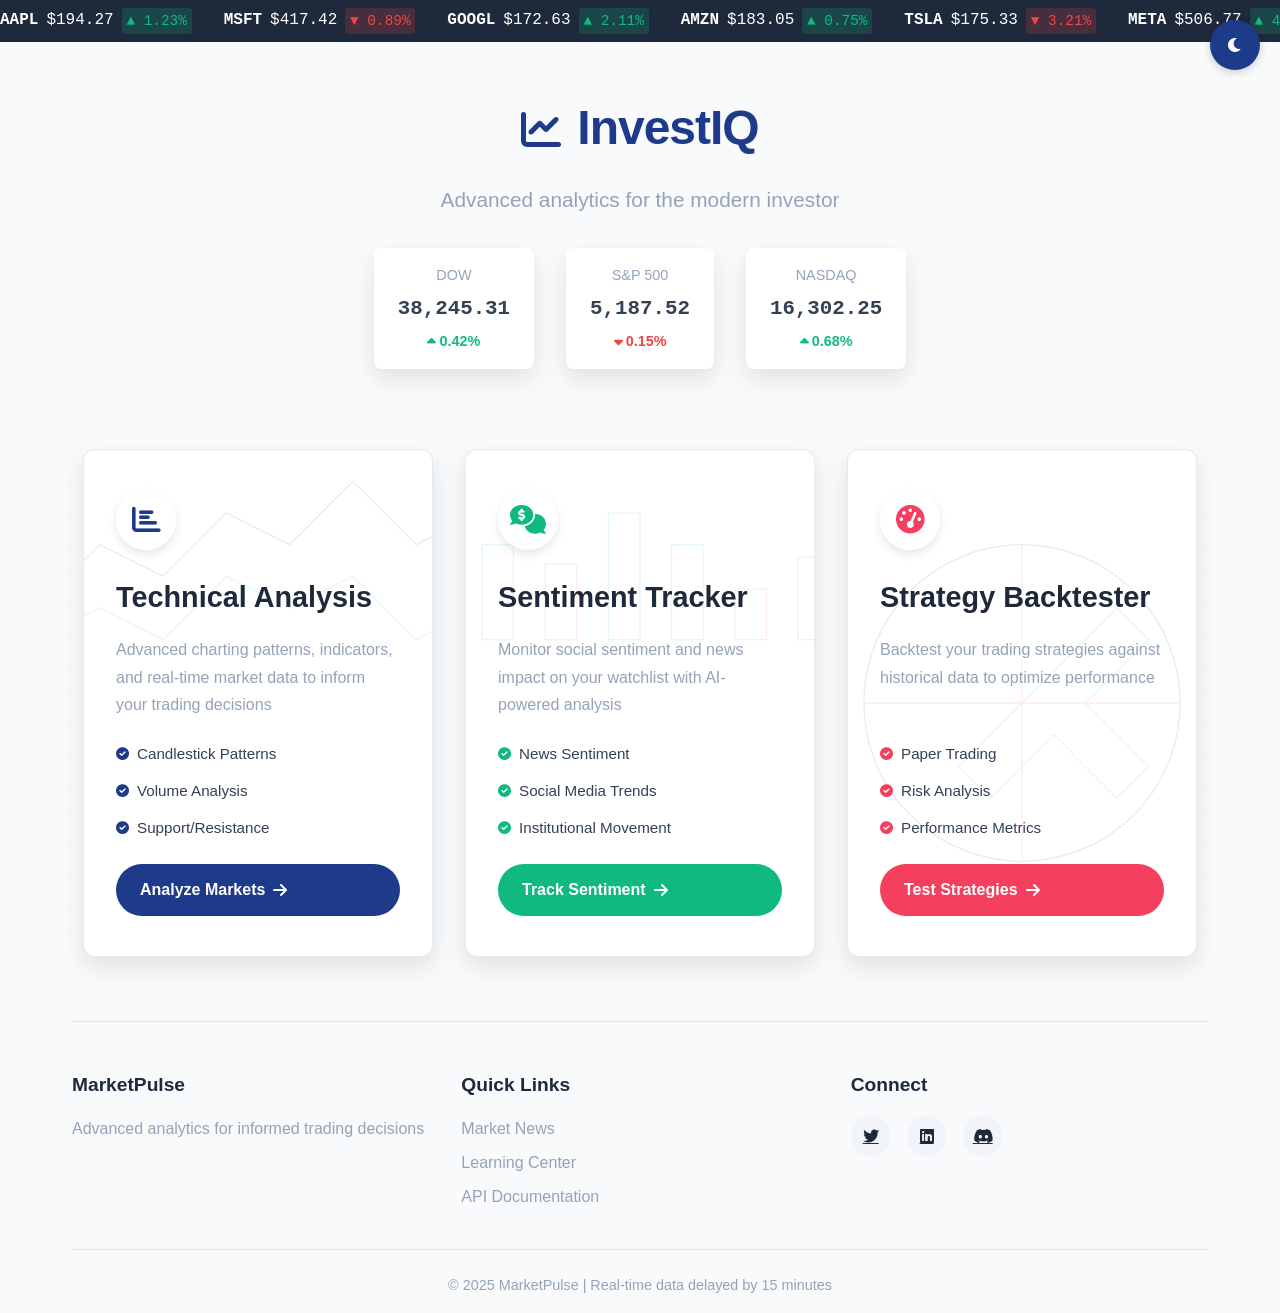
<file: templates/landing.html>
<!DOCTYPE html>
<html lang="en">
<head>
    <meta charset="UTF-8">
    <meta name="viewport" content="width=device-width, initial-scale=1.0">
    <title>InvestIQ | Advanced Stock Analysis Platform</title>
    <link rel="stylesheet" href="/static/landing.css">
    <link rel="stylesheet" href="https://cdnjs.cloudflare.com/ajax/libs/font-awesome/6.0.0/css/all.min.css">
</head>
<body>
    <!-- Theme Toggle Button will be added by JavaScript -->
    
    <div class="market-ticker-container">
        <div class="ticker-tape" id="ticker-tape"></div>
    </div>

    <div class="container">
        <header>
            <div class="logo-container">
                <i class="fas fa-chart-line"></i>
                <h1>InvestIQ</h1>
            </div>
            <p class="tagline">Advanced analytics for the modern investor</p>
            <div class="market-summary">
                <div class="index" id="dow">
                    <span class="index-name">DOW</span>
                    <span class="index-value">38,245.31</span>
                    <span class="index-change up"><i class="fas fa-caret-up"></i> 0.42%</span>
                </div>
                <div class="index" id="sp500">
                    <span class="index-name">S&P 500</span>
                    <span class="index-value">5,187.52</span>
                    <span class="index-change down"><i class="fas fa-caret-down"></i> 0.15%</span>
                </div>
                <div class="index" id="nasdaq">
                    <span class="index-name">NASDAQ</span>
                    <span class="index-value">16,302.25</span>
                    <span class="index-change up"><i class="fas fa-caret-up"></i> 0.68%</span>
                </div>
            </div>
        </header>
        
        <div class="boxes-container">
            <div class="box" id="stock-analysis">
                <div class="chart-overlay"></div>
                <div class="box-content">
                    <div class="box-icon">
                        <i class="fas fa-chart-bar"></i>
                    </div>
                    <h2>Technical Analysis</h2>
                    <p>Advanced charting patterns, indicators, and real-time market data to inform your trading decisions</p>
                    <div class="box-features">
                        <span><i class="fas fa-check-circle"></i> Candlestick Patterns</span>
                        <span><i class="fas fa-check-circle"></i> Volume Analysis</span>
                        <span><i class="fas fa-check-circle"></i> Support/Resistance</span>
                    </div>
                    <a href="http://127.0.0.1:5000" class="btn">
                        Analyze Markets <i class="fas fa-arrow-right"></i>
                    </a>
                </div>
            </div>
            
            <div class="box" id="sentiment-analysis">
                <div class="chart-overlay"></div>
                <div class="box-content">
                    <div class="box-icon">
                        <i class="fas fa-comments-dollar"></i>
                    </div>
                    <h2>Sentiment Tracker</h2>
                    <p>Monitor social sentiment and news impact on your watchlist with AI-powered analysis</p>
                    <div class="box-features">
                        <span><i class="fas fa-check-circle"></i> News Sentiment</span>
                        <span><i class="fas fa-check-circle"></i> Social Media Trends</span>
                        <span><i class="fas fa-check-circle"></i> Institutional Movement</span>
                    </div>
                    <a href="http://127.0.0.1:5002" class="btn">
                        Track Sentiment <i class="fas fa-arrow-right"></i>
                    </a>
                </div>
            </div>
            
            <div class="box" id="test-skills">
                <div class="chart-overlay"></div>
                <div class="box-content">
                    <div class="box-icon">
                        <i class="fas fa-tachometer-alt"></i>
                    </div>
                    <h2>Strategy Backtester</h2>
                    <p>Backtest your trading strategies against historical data to optimize performance</p>
                    <div class="box-features">
                        <span><i class="fas fa-check-circle"></i> Paper Trading</span>
                        <span><i class="fas fa-check-circle"></i> Risk Analysis</span>
                        <span><i class="fas fa-check-circle"></i> Performance Metrics</span>
                    </div>
                    <a href="http://127.0.0.1:5003" class="btn">
                        Test Strategies <i class="fas fa-arrow-right"></i>
                    </a>
                </div>
            </div>
        </div>
        
        <footer>
            <div class="footer-content">
                <div class="footer-section">
                    <h3>MarketPulse</h3>
                    <p>Advanced analytics for informed trading decisions</p>
                </div>
                <div class="footer-section">
                    <h3>Quick Links</h3>
                    <ul>
                        <li><a href="#">Market News</a></li>
                        <li><a href="#">Learning Center</a></li>
                        <li><a href="#">API Documentation</a></li>
                    </ul>
                </div>
                <div class="footer-section">
                    <h3>Connect</h3>
                    <div class="social-icons">
                        <a href="#"><i class="fab fa-twitter"></i></a>
                        <a href="#"><i class="fab fa-linkedin"></i></a>
                        <a href="#"><i class="fab fa-discord"></i></a>
                    </div>
                </div>
            </div>
            <div class="footer-bottom">
                <p>&copy; 2025 MarketPulse | Real-time data delayed by 15 minutes</p>
            </div>
        </footer>
    </div>
    
    <script src="/static/landing.js"></script>
</body>
</html>
</file>
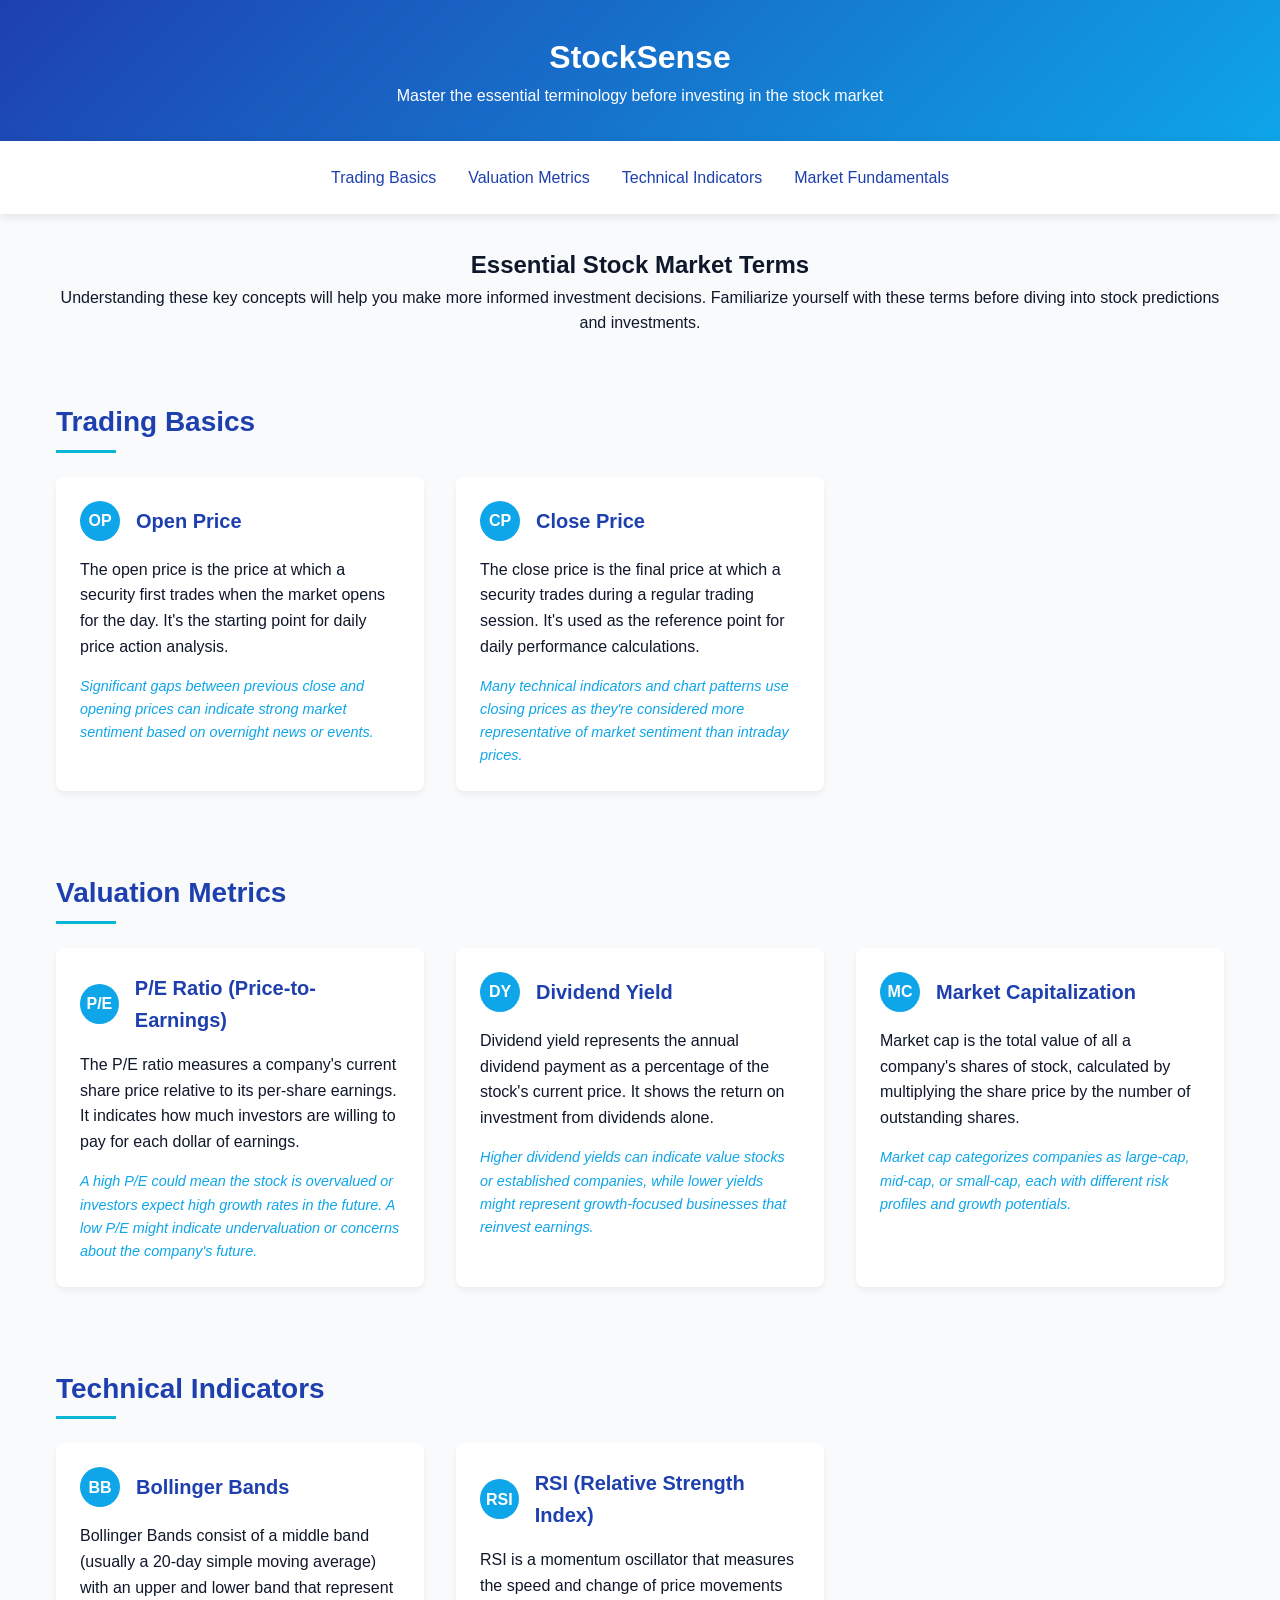
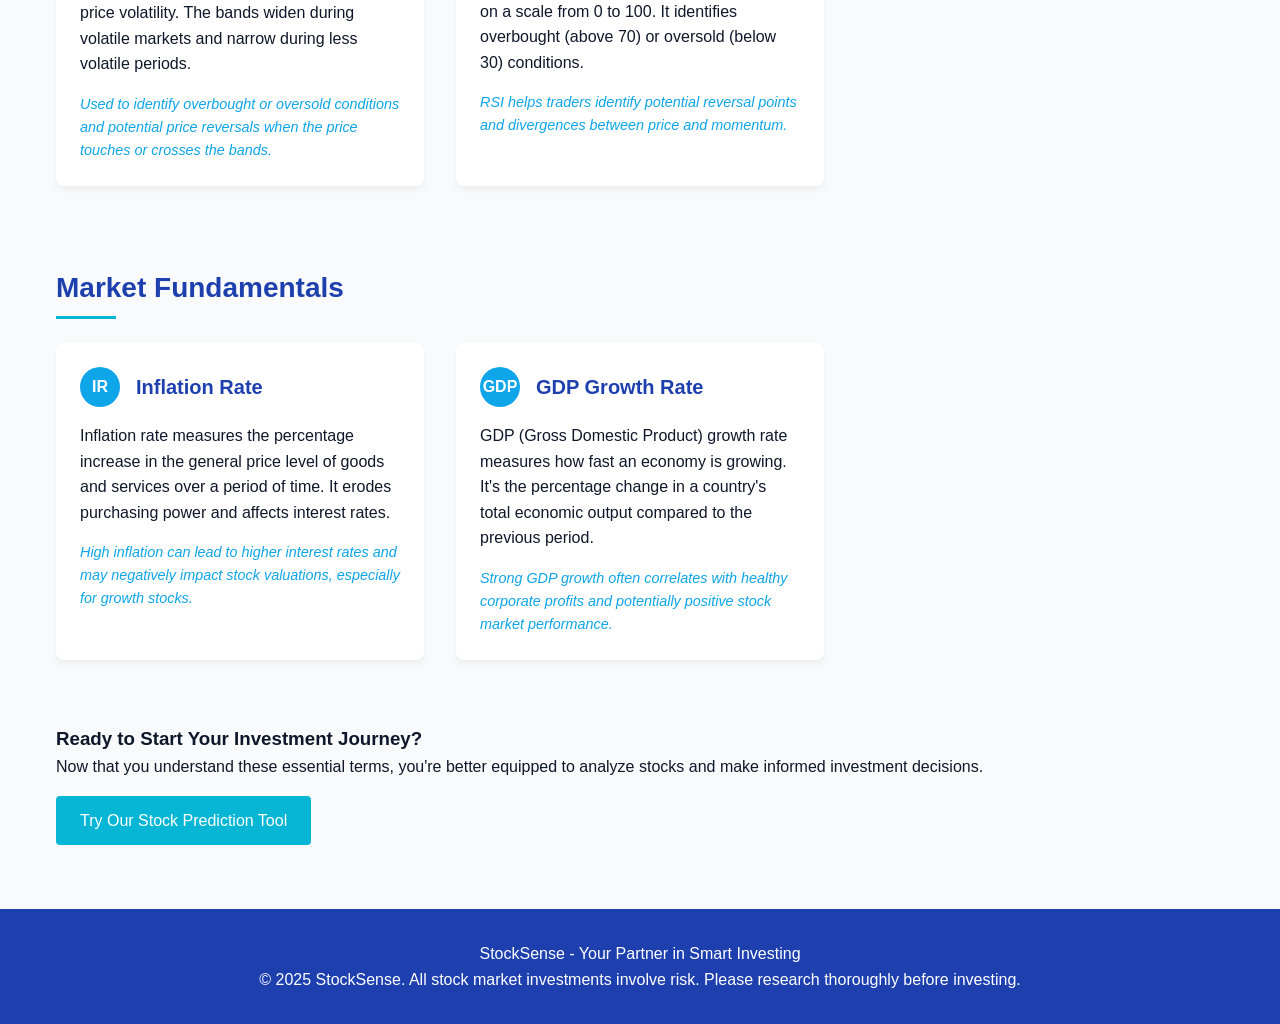
<file: templates/learning.html>
<!DOCTYPE html>
<html lang="en">
<head>
    <meta charset="UTF-8">
    <meta name="viewport" content="width=device-width, initial-scale=1.0">
    <title>StockSense - Essential Stock Market Terms</title>
    <style>
        :root {
            --primary: #1e40af;
            --secondary: #0ea5e9;
            --accent: #06b6d4;
            --background: #f8fafc;
            --text: #0f172a;
            --card-bg: #ffffff;
            --success: #10b981;
            --warning: #f59e0b;
            --danger: #ef4444;
        }
        
        * {
            margin: 0;
            padding: 0;
            box-sizing: border-box;
            font-family: 'Segoe UI', Tahoma, Geneva, Verdana, sans-serif;
            scroll-behavior: smooth;
        }
        
        body {
            background-color: var(--background);
            color: var(--text);
            line-height: 1.6;
        }
        
        header {
            background: linear-gradient(135deg, var(--primary), var(--secondary));
            color: white;
            padding: 2rem 1rem;
            text-align: center;
        }
        
        nav {
            background-color: white;
            box-shadow: 0 2px 10px rgba(0, 0, 0, 0.1);
            padding: 1rem;
            position: sticky;
            top: 0;
            z-index: 100;
        }
        
        nav ul {
            display: flex;
            justify-content: center;
            list-style: none;
            flex-wrap: wrap;
        }
        
        nav li {
            margin: 0.5rem 1rem;
        }
        
        nav a {
            color: var(--primary);
            text-decoration: none;
            font-weight: 500;
            padding: 0.5rem 0;
            border-bottom: 2px solid transparent;
            transition: all 0.3s ease;
            cursor: pointer;
        }
        
        nav a:hover {
            border-bottom: 2px solid var(--accent);
        }
        
        nav a.active {
            border-bottom: 2px solid var(--accent);
            color: var(--accent);
        }
        
        main {
            max-width: 1200px;
            margin: 2rem auto;
            padding: 0 1rem;
        }
        
        .intro {
            text-align: center;
            margin-bottom: 3rem;
        }
        
        .term-section {
            margin-bottom: 4rem;
            padding-top: 1rem;
        }
        
        .term-section h3 {
            margin-bottom: 1.5rem;
            color: var(--primary);
            font-size: 1.75rem;
            position: relative;
            padding-bottom: 0.5rem;
        }
        
        .term-section h3::after {
            content: '';
            position: absolute;
            left: 0;
            bottom: 0;
            height: 3px;
            width: 60px;
            background-color: var(--accent);
        }
        
        .term-grid {
            display: grid;
            grid-template-columns: repeat(auto-fill, minmax(350px, 1fr));
            gap: 2rem;
        }
        
        .term-card {
            background-color: var(--card-bg);
            border-radius: 8px;
            box-shadow: 0 4px 6px rgba(0, 0, 0, 0.05);
            padding: 1.5rem;
            transition: transform 0.3s ease, box-shadow 0.3s ease;
        }
        
        .term-card:hover {
            transform: translateY(-5px);
            box-shadow: 0 10px 15px rgba(0, 0, 0, 0.1);
        }
        
        .term-header {
            display: flex;
            align-items: center;
            margin-bottom: 1rem;
        }
        
        .term-icon {
            width: 40px;
            height: 40px;
            background-color: var(--secondary);
            border-radius: 50%;
            display: flex;
            align-items: center;
            justify-content: center;
            margin-right: 1rem;
            color: white;
            font-weight: bold;
        }
        
        .term-title {
            color: var(--primary);
            font-size: 1.25rem;
            font-weight: 600;
        }
        
        .term-description {
            color: var(--text);
            margin-bottom: 1rem;
        }
        
        .term-importance {
            font-style: italic;
            color: var(--secondary);
            font-size: 0.9rem;
        }
        
        .section-container {
            opacity: 0;
            transform: translateY(20px);
            transition: opacity 0.5s ease, transform 0.5s ease;
        }
        
        .section-container.visible {
            opacity: 1;
            transform: translateY(0);
        }
        
        footer {
            background-color: var(--primary);
            color: white;
            text-align: center;
            padding: 2rem 1rem;
            margin-top: 4rem;
        }
        
        .cta-button {
            display: inline-block;
            background-color: var(--accent);
            color: white;
            padding: 0.75rem 1.5rem;
            border-radius: 4px;
            text-decoration: none;
            font-weight: 500;
            margin-top: 1rem;
            transition: background-color 0.3s ease;
        }
        
        .cta-button:hover {
            background-color: var(--secondary);
        }
        
        .back-to-top {
            position: fixed;
            bottom: 20px;
            right: 20px;
            background-color: var(--primary);
            color: white;
            width: 40px;
            height: 40px;
            border-radius: 50%;
            display: flex;
            justify-content: center;
            align-items: center;
            text-decoration: none;
            opacity: 0;
            pointer-events: none;
            transition: opacity 0.3s ease;
        }
        
        .back-to-top.visible {
            opacity: 1;
            pointer-events: auto;
        }
        
        @media (max-width: 768px) {
            .term-grid {
                grid-template-columns: 1fr;
            }
        }
    </style>
</head>
<body>
    <header>
        <h1>StockSense</h1>
        <p>Master the essential terminology before investing in the stock market</p>
    </header>
    
    <nav id="main-nav">
        <ul>
            <li><a href="#trading" class="nav-link" data-section="trading">Trading Basics</a></li>
            <li><a href="#valuation" class="nav-link" data-section="valuation">Valuation Metrics</a></li>
            <li><a href="#technical" class="nav-link" data-section="technical">Technical Indicators</a></li>
            <li><a href="#market" class="nav-link" data-section="market">Market Fundamentals</a></li>
        </ul>
    </nav>
    
    <main>
        <section class="intro">
            <h2>Essential Stock Market Terms</h2>
            <p>Understanding these key concepts will help you make more informed investment decisions. Familiarize yourself with these terms before diving into stock predictions and investments.</p>
        </section>
        
        <section id="trading" class="term-section">
            <div class="section-container">
                <h3>Trading Basics</h3>
                <div class="term-grid">
                    <div class="term-card">
                        <div class="term-header">
                            <div class="term-icon">OP</div>
                            <h4 class="term-title">Open Price</h4>
                        </div>
                        <p class="term-description">The open price is the price at which a security first trades when the market opens for the day. It's the starting point for daily price action analysis.</p>
                        <p class="term-importance">Significant gaps between previous close and opening prices can indicate strong market sentiment based on overnight news or events.</p>
                    </div>
                    
                    <div class="term-card">
                        <div class="term-header">
                            <div class="term-icon">CP</div>
                            <h4 class="term-title">Close Price</h4>
                        </div>
                        <p class="term-description">The close price is the final price at which a security trades during a regular trading session. It's used as the reference point for daily performance calculations.</p>
                        <p class="term-importance">Many technical indicators and chart patterns use closing prices as they're considered more representative of market sentiment than intraday prices.</p>
                    </div>
                </div>
            </div>
        </section>
        
        <section id="valuation" class="term-section">
            <div class="section-container">
                <h3>Valuation Metrics</h3>
                <div class="term-grid">
                    <div class="term-card">
                        <div class="term-header">
                            <div class="term-icon">P/E</div>
                            <h4 class="term-title">P/E Ratio (Price-to-Earnings)</h4>
                        </div>
                        <p class="term-description">The P/E ratio measures a company's current share price relative to its per-share earnings. It indicates how much investors are willing to pay for each dollar of earnings.</p>
                        <p class="term-importance">A high P/E could mean the stock is overvalued or investors expect high growth rates in the future. A low P/E might indicate undervaluation or concerns about the company's future.</p>
                    </div>
                    
                    <div class="term-card">
                        <div class="term-header">
                            <div class="term-icon">DY</div>
                            <h4 class="term-title">Dividend Yield</h4>
                        </div>
                        <p class="term-description">Dividend yield represents the annual dividend payment as a percentage of the stock's current price. It shows the return on investment from dividends alone.</p>
                        <p class="term-importance">Higher dividend yields can indicate value stocks or established companies, while lower yields might represent growth-focused businesses that reinvest earnings.</p>
                    </div>
                    
                    <div class="term-card">
                        <div class="term-header">
                            <div class="term-icon">MC</div>
                            <h4 class="term-title">Market Capitalization</h4>
                        </div>
                        <p class="term-description">Market cap is the total value of all a company's shares of stock, calculated by multiplying the share price by the number of outstanding shares.</p>
                        <p class="term-importance">Market cap categorizes companies as large-cap, mid-cap, or small-cap, each with different risk profiles and growth potentials.</p>
                    </div>
                </div>
            </div>
        </section>
        
        <section id="technical" class="term-section">
            <div class="section-container">
                <h3>Technical Indicators</h3>
                <div class="term-grid">
                    <div class="term-card">
                        <div class="term-header">
                            <div class="term-icon">BB</div>
                            <h4 class="term-title">Bollinger Bands</h4>
                        </div>
                        <p class="term-description">Bollinger Bands consist of a middle band (usually a 20-day simple moving average) with an upper and lower band that represent price volatility. The bands widen during volatile markets and narrow during less volatile periods.</p>
                        <p class="term-importance">Used to identify overbought or oversold conditions and potential price reversals when the price touches or crosses the bands.</p>
                    </div>
                    
                    <div class="term-card">
                        <div class="term-header">
                            <div class="term-icon">RSI</div>
                            <h4 class="term-title">RSI (Relative Strength Index)</h4>
                        </div>
                        <p class="term-description">RSI is a momentum oscillator that measures the speed and change of price movements on a scale from 0 to 100. It identifies overbought (above 70) or oversold (below 30) conditions.</p>
                        <p class="term-importance">RSI helps traders identify potential reversal points and divergences between price and momentum.</p>
                    </div>
                </div>
            </div>
        </section>
        
        <section id="market" class="term-section">
            <div class="section-container">
                <h3>Market Fundamentals</h3>
                <div class="term-grid">
                    <div class="term-card">
                        <div class="term-header">
                            <div class="term-icon">IR</div>
                            <h4 class="term-title">Inflation Rate</h4>
                        </div>
                        <p class="term-description">Inflation rate measures the percentage increase in the general price level of goods and services over a period of time. It erodes purchasing power and affects interest rates.</p>
                        <p class="term-importance">High inflation can lead to higher interest rates and may negatively impact stock valuations, especially for growth stocks.</p>
                    </div>
                    
                    <div class="term-card">
                        <div class="term-header">
                            <div class="term-icon">GDP</div>
                            <h4 class="term-title">GDP Growth Rate</h4>
                        </div>
                        <p class="term-description">GDP (Gross Domestic Product) growth rate measures how fast an economy is growing. It's the percentage change in a country's total economic output compared to the previous period.</p>
                        <p class="term-importance">Strong GDP growth often correlates with healthy corporate profits and potentially positive stock market performance.</p>
                    </div>
                </div>
            </div>
        </section>
        
        <section class="cta">
            <h3>Ready to Start Your Investment Journey?</h3>
            <p>Now that you understand these essential terms, you're better equipped to analyze stocks and make informed investment decisions.</p>
            <a href="landing.html" class="cta-button">Try Our Stock Prediction Tool</a>
        </section>
    </main>
    
    <a href="#" class="back-to-top" id="back-to-top">↑</a>
    
    <footer>
        <p>StockSense - Your Partner in Smart Investing</p>
        <p>© 2025 StockSense. All stock market investments involve risk. Please research thoroughly before investing.</p>
    </footer>

    <script>
        document.addEventListener('DOMContentLoaded', function() {
            // Get all sections and nav links
            const sections = document.querySelectorAll('.term-section');
            const navLinks = document.querySelectorAll('.nav-link');
            const backToTop = document.getElementById('back-to-top');
            
            // Show back to top button when scrolling down
            window.addEventListener('scroll', function() {
                if (window.scrollY > 300) {
                    backToTop.classList.add('visible');
                } else {
                    backToTop.classList.remove('visible');
                }
                
                // Check which section is in view for active nav highlighting
                let current = '';
                
                sections.forEach(section => {
                    const sectionTop = section.offsetTop - 100;
                    const sectionHeight = section.clientHeight;
                    if (window.scrollY >= sectionTop && window.scrollY < sectionTop + sectionHeight) {
                        current = section.getAttribute('id');
                    }
                });
                
                navLinks.forEach(link => {
                    link.classList.remove('active');
                    if (link.getAttribute('data-section') === current) {
                        link.classList.add('active');
                    }
                });
                
                // Check which sections are visible for animation
                sections.forEach(section => {
                    const sectionContainer = section.querySelector('.section-container');
                    const sectionTop = section.offsetTop;
                    const sectionBottom = sectionTop + section.clientHeight;
                    const windowBottom = window.scrollY + window.innerHeight;
                    
                    if (windowBottom > sectionTop && window.scrollY < sectionBottom) {
                        sectionContainer.classList.add('visible');
                    }
                });
            });
            
            // Back to top functionality
            backToTop.addEventListener('click', function(e) {
                e.preventDefault();
                window.scrollTo({
                    top: 0,
                    behavior: 'smooth'
                });
            });
            
            // Add click event listeners to nav links
            navLinks.forEach(link => {
                link.addEventListener('click', function(e) {
                    e.preventDefault();
                    const sectionId = this.getAttribute('data-section');
                    const section = document.getElementById(sectionId);
                    
                    // Scroll to section
                    window.scrollTo({
                        top: section.offsetTop - 70,
                        behavior: 'smooth'
                    });
                    
                    // Update active link
                    navLinks.forEach(link => link.classList.remove('active'));
                    this.classList.add('active');
                });
            });
            
            // Initialize - show first section (Trading Basics) by default
            document.querySelector('#trading .section-container').classList.add('visible');
            document.querySelector('a[data-section="trading"]').classList.add('active');
        });
    </script>
</body>
</html>
</file>
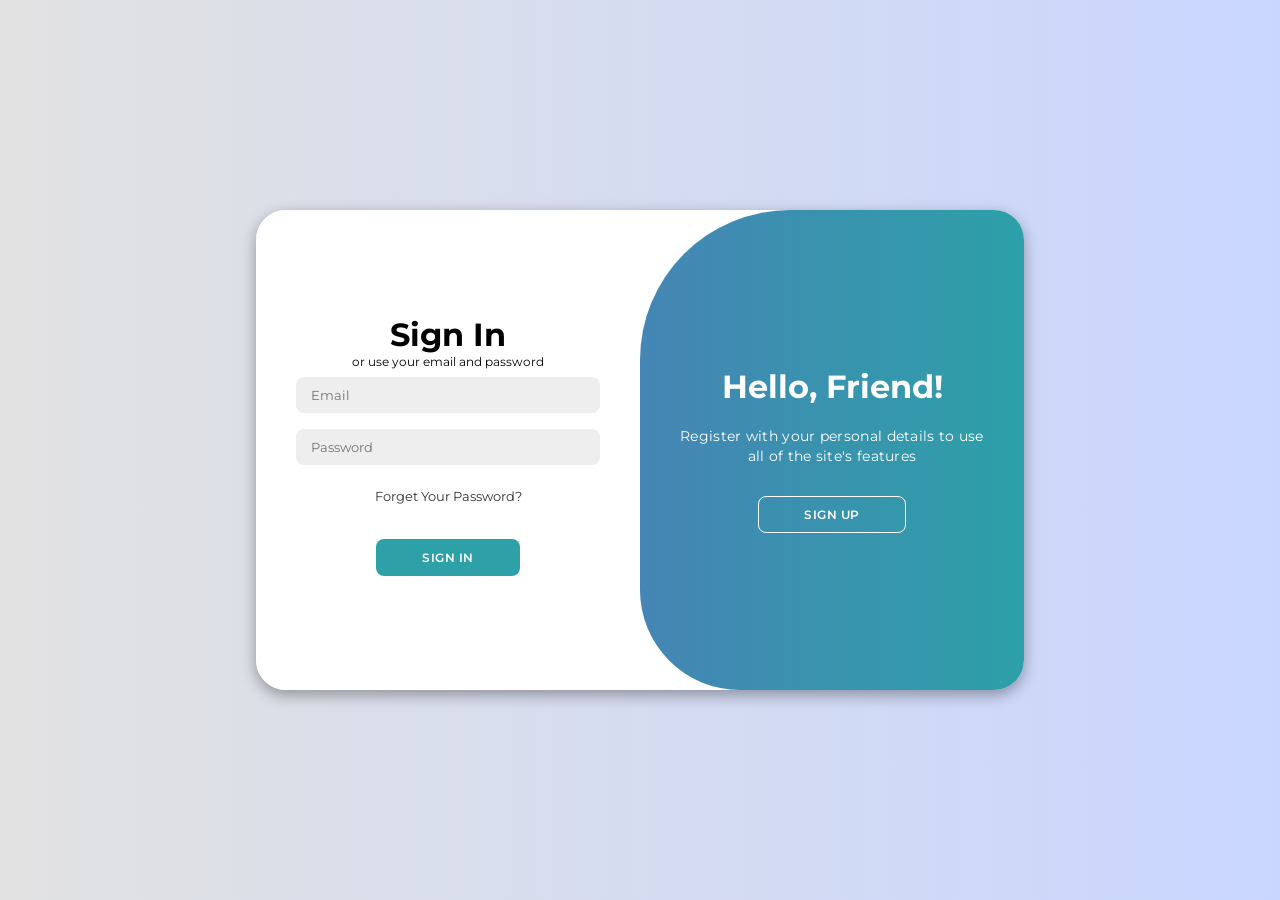
<file: templates/login.html>
<!DOCTYPE html>
<html lang="en">
  <head>
    <meta charset="UTF-8" />
    <meta name="viewport" content="width=device-width, initial-scale=1.0" />
    <link
      rel="stylesheet"
      href="https://cdnjs.cloudflare.com/ajax/libs/font-awesome/6.4.2/css/all.min.css"
    />
    <link rel="stylesheet" href="/static/style.css" />
    <title>Login Page | Caged coder</title>
  </head>

  <body>
    <div class="container" id="container">
      <div class="form-container sign-up">
        <form action="http://localhost:5001/register" method="POST">
          <h1>Create Account</h1>
          <span>or use your email for registration</span>
          <input type="text" name="name" placeholder="Name" required />
          <input type="email" name="email" placeholder="Email" required />
          <input type="number" name="age" placeholder="Age" required />
          <div class="gender-box">
            <label><input type="radio" name="gender" value="male" required /> Male</label>
            <label><input type="radio" name="gender" value="female" required /> Female</label>
            <label><input type="radio" name="gender" value="other" required /> Other</label>
          </div>
          <input type="password" name="password" placeholder="Password" required />
          <button type="submit">Sign Up</button>
        </form>
      </div>
      <div class="form-container sign-in">
        <form action="http://localhost:5001/login" method="POST">
          <h1>Sign In</h1>
          <span>or use your email and password</span>
          <input type="email" name="email" placeholder="Email" required />
          <input type="password" name="password" placeholder="Password" required />
          <a href="#">Forget Your Password?</a>
          <!-- MODIFIED: Changed the href to point to index.html (the stock market landing page) -->
          <a href="http://127.0.0.1:5501/templates/landing.html">
            <button type="button">Sign In</button>
          </a>          
        </form>
      </div>
      <div class="toggle-container">
        <div class="toggle">
          <div class="toggle-panel toggle-left">
            <h1>Welcome Back!</h1>
            <p>Enter your personal details to use all of the site's features</p>
            <button class="hidden" id="login">Sign In</button>
          </div>
          <div class="toggle-panel toggle-right">
            <h1>Hello, Friend!</h1>
            <p>
              Register with your personal details to use all of the site's features
            </p>
            <button class="hidden" id="register">Sign Up</button>
          </div>
        </div>
      </div>
    </div>

    <script src="/static/script.js"></script>
  </body>
</html>
</file>
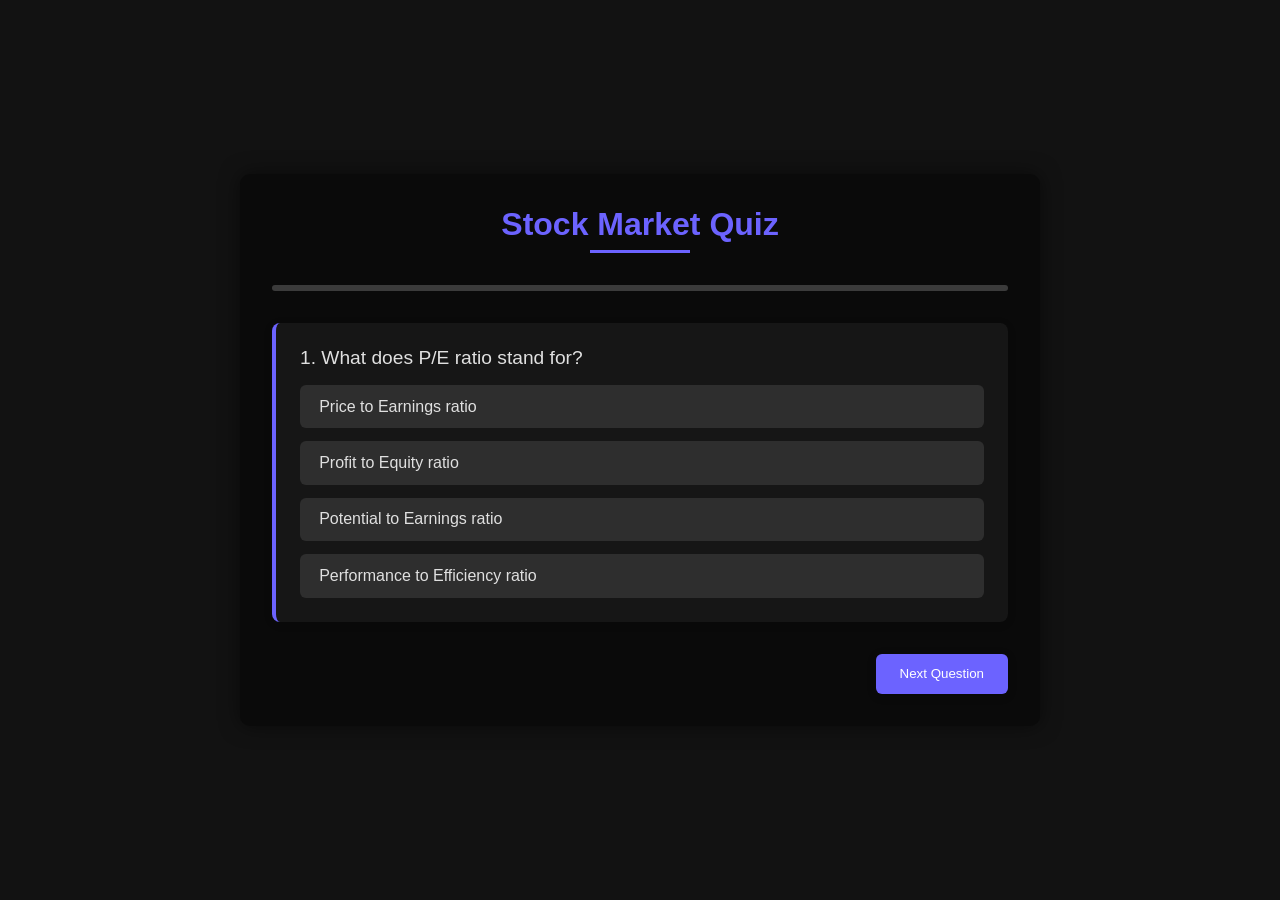
<file: templates/quiz.html>
<!DOCTYPE html>
<html lang="en">
<head>
    <meta charset="UTF-8">
    <meta name="viewport" content="width=device-width, initial-scale=1.0">
    <title>Stock Market Quiz</title>
    <style>
        :root {
            --primary: #6C63FF;
            --secondary: #4CAF50;
            --dark: #121212;
            --darker: #0a0a0a;
            --light: #e0e0e0;
            --correct: #4CAF50;
            --wrong: #F44336;
        }
        
        * {
            margin: 0;
            padding: 0;
            box-sizing: border-box;
            font-family: 'Segoe UI', Tahoma, Geneva, Verdana, sans-serif;
        }
        
        body {
            background-color: var(--dark);
            color: var(--light);
            min-height: 100vh;
            display: flex;
            flex-direction: column;
            align-items: center;
            justify-content: center;
            overflow-x: hidden;
        }
        
        .container {
            width: 90%;
            max-width: 800px;
            margin: 0 auto;
            padding: 2rem;
            background-color: var(--darker);
            border-radius: 10px;
            box-shadow: 0 0 20px rgba(0, 0, 0, 0.5);
            position: relative;
            overflow: hidden;
            opacity: 0;
            transform: translateY(20px);
            animation: fadeIn 1s forwards;
        }
        
        @keyframes fadeIn {
            to {
                opacity: 1;
                transform: translateY(0);
            }
        }
        
        h1 {
            text-align: center;
            margin-bottom: 2rem;
            color: var(--primary);
            position: relative;
            padding-bottom: 10px;
        }
        
        h1::after {
            content: '';
            position: absolute;
            bottom: 0;
            left: 50%;
            transform: translateX(-50%);
            width: 0;
            height: 3px;
            background-color: var(--primary);
            animation: lineGrow 1.5s forwards;
        }
        
        @keyframes lineGrow {
            to {
                width: 100px;
            }
        }
        
        .quiz-container {
            display: flex;
            flex-direction: column;
            gap: 1.5rem;
        }
        
        .question-container {
            background-color: rgba(255, 255, 255, 0.05);
            padding: 1.5rem;
            border-radius: 8px;
            border-left: 4px solid var(--primary);
            box-shadow: 0 2px 10px rgba(0, 0, 0, 0.1);
            opacity: 0;
            transform: translateX(-20px);
            animation: slideIn 0.5s forwards;
        }
        
        @keyframes slideIn {
            to {
                opacity: 1;
                transform: translateX(0);
            }
        }
        
        .question {
            font-size: 1.2rem;
            margin-bottom: 1rem;
            font-weight: 500;
        }
        
        .options {
            display: flex;
            flex-direction: column;
            gap: 0.8rem;
        }
        
        .option {
            padding: 0.8rem 1.2rem;
            background-color: rgba(255, 255, 255, 0.1);
            border-radius: 6px;
            cursor: pointer;
            transition: all 0.3s ease;
            position: relative;
            overflow: hidden;
        }
        
        .option:hover {
            background-color: rgba(255, 255, 255, 0.15);
            transform: translateY(-2px);
            box-shadow: 0 4px 12px rgba(0, 0, 0, 0.1);
        }
        
        .option.selected {
            background-color: var(--primary);
            color: white;
        }
        
        .option.correct {
            background-color: var(--correct);
            color: white;
        }
        
        .option.wrong {
            background-color: var(--wrong);
            color: white;
        }
        
        .buttons {
            display: flex;
            justify-content: flex-end;
            margin-top: 2rem;
            gap: 1rem;
        }
        
        button {
            padding: 0.8rem 1.5rem;
            background-color: var(--primary);
            color: white;
            border: none;
            border-radius: 6px;
            cursor: pointer;
            font-weight: 500;
            transition: all 0.3s ease;
            box-shadow: 0 2px 10px rgba(0, 0, 0, 0.2);
            position: relative;
            overflow: hidden;
        }
        
        button:hover {
            background-color: #5a52e0;
            transform: translateY(-2px);
            box-shadow: 0 4px 15px rgba(0, 0, 0, 0.3);
        }
        
        button:active {
            transform: translateY(0);
        }
        
        button::after {
            content: '';
            position: absolute;
            top: 50%;
            left: 50%;
            width: 5px;
            height: 5px;
            background: rgba(255, 255, 255, 0.5);
            opacity: 0;
            border-radius: 100%;
            transform: scale(1, 1) translate(-50%);
            transform-origin: 50% 50%;
        }
        
        button:focus:not(:active)::after {
            animation: ripple 1s ease-out;
        }
        
        @keyframes ripple {
            0% {
                transform: scale(0, 0);
                opacity: 0.5;
            }
            100% {
                transform: scale(20, 20);
                opacity: 0;
            }
        }
        
        .progress-container {
            width: 100%;
            height: 6px;
            background-color: rgba(255, 255, 255, 0.2);
            border-radius: 3px;
            margin-bottom: 2rem;
            overflow: hidden;
        }
        
        .progress-bar {
            height: 100%;
            background-color: var(--primary);
            border-radius: 3px;
            width: 0;
            transition: width 0.5s ease;
        }
        
        .result-container {
            text-align: center;
            display: none;
        }
        
        .score {
            font-size: 5rem;
            font-weight: bold;
            color: var(--primary);
            text-shadow: 0 0 10px rgba(108, 99, 255, 0.5);
            margin-bottom: 1rem;
            opacity: 0;
            transform: scale(0.5);
            animation: scoreReveal 1s forwards;
        }
        
        @keyframes scoreReveal {
            to {
                opacity: 1;
                transform: scale(1);
            }
        }
        
        .result-message {
            font-size: 1.5rem;
            margin-bottom: 2rem;
        }
        
        .sparkles {
            position: absolute;
            width: 100%;
            height: 100%;
            top: 0;
            left: 0;
            pointer-events: none;
        }
        
        .sparkle {
            position: absolute;
            width: 10px;
            height: 10px;
            background-color: var(--primary);
            border-radius: 50%;
            opacity: 0;
        }
        
        .pie-chart {
            width: 200px;
            height: 200px;
            border-radius: 50%;
            background: conic-gradient(var(--primary) 0% 0%, var(--wrong) 0% 100%);
            margin: 0 auto 2rem;
            position: relative;
            box-shadow: 0 0 20px rgba(0, 0, 0, 0.3);
            opacity: 0;
            transform: scale(0.8);
            animation: chartReveal 1s 0.5s forwards;
        }
        
        @keyframes chartReveal {
            to {
                opacity: 1;
                transform: scale(1);
            }
        }
        
        .pie-chart::before {
            content: '';
            position: absolute;
            width: 160px;
            height: 160px;
            border-radius: 50%;
            background-color: var(--darker);
            top: 20px;
            left: 20px;
        }
        
        .pie-label {
            position: absolute;
            top: 50%;
            left: 50%;
            transform: translate(-50%, -50%);
            text-align: center;
        }
        
        .loader {
            display: none;
            width: 48px;
            height: 48px;
            border: 5px solid rgba(255, 255, 255, 0.2);
            border-bottom-color: var(--primary);
            border-radius: 50%;
            margin: 0 auto;
            animation: rotate 1s linear infinite;
        }
        
        @keyframes rotate {
            to {
                transform: rotate(360deg);
            }
        }
        
        #error-message {
            color: var(--wrong);
            text-align: center;
            margin-top: 1rem;
            font-size: 0.9rem;
            display: none;
        }
        
        .badge {
            margin-top: 2rem;
            position: relative;
            width: 150px;
            height: 150px;
            margin: 0 auto 2rem;
            opacity: 0;
            transform: translateY(20px);
            animation: badgeReveal 1s 1s forwards;
        }
        
        @keyframes badgeReveal {
            to {
                opacity: 1;
                transform: translateY(0);
            }
        }
        
        .badge svg {
            width: 100%;
            height: 100%;
        }
        
        .share-button {
            background-color: #1DA1F2;
            display: flex;
            align-items: center;
            justify-content: center;
            gap: 0.5rem;
            margin-top: 1rem;
        }
        
        .share-button:hover {
            background-color: #0c85d0;
        }
        
        .star {
            position: absolute;
            opacity: 0;
        }
    </style>
</head>
<body>
    <div class="container">
        <h1>Stock Market Quiz</h1>
        
        <div class="progress-container">
            <div class="progress-bar" id="progress"></div>
        </div>
        
        <div class="quiz-container" id="quiz-container">
            <!-- Questions will be inserted here by JavaScript -->
        </div>
        
        <div class="buttons">
            <button id="next-btn">Next Question</button>
        </div>
        
        <div class="result-container" id="result-container">
            <div class="sparkles" id="sparkles"></div>
            <div class="badge" id="badge">
                <svg viewBox="0 0 200 200">
                    <circle cx="100" cy="100" r="90" fill="#6C63FF" />
                    <circle cx="100" cy="100" r="80" fill="#121212" />
                    <path id="badge-stars" d=""></path>
                    <text x="100" y="90" fill="#e0e0e0" font-size="24" text-anchor="middle" font-weight="bold">SCORE</text>
                    <text x="100" y="120" id="badge-score" fill="#e0e0e0" font-size="36" text-anchor="middle" font-weight="bold">0/10</text>
                </svg>
            </div>
            <div class="pie-chart" id="pie-chart">
                <div class="pie-label">
                    <span id="correct-count">0</span> / 10
                </div>
            </div>
            <div class="score" id="score">0</div>
            <div class="result-message" id="result-message">You completed the quiz!</div>
            <button id="restart-btn">Try Again</button>
            <button id="submit-score-btn" class="share-button">Save Score</button>
            <div class="loader" id="loader"></div>
            <div id="error-message"></div>
        </div>
    </div>

    <script>
        // Quiz questions
        const questions = [
            {
                question: "What does P/E ratio stand for?",
                options: [
                    "Price to Earnings ratio",
                    "Profit to Equity ratio",
                    "Potential to Earnings ratio",
                    "Performance to Efficiency ratio"
                ],
                answer: 0
            },
            {
                question: "Which stock market index tracks the performance of 500 large US companies?",
                options: [
                    "Dow Jones Industrial Average",
                    "NASDAQ Composite",
                    "S&P 500",
                    "Russell 2000"
                ],
                answer: 2
            },
            {
                question: "What term describes a prolonged period where stock prices are falling?",
                options: [
                    "Bull market",
                    "Bear market",
                    "Stag market",
                    "Wolf market"
                ],
                answer: 1
            },
            {
                question: "What is a 'Blue Chip' stock?",
                options: [
                    "A newly listed company's stock",
                    "A stock that pays high dividends",
                    "A high-risk, high-return stock",
                    "A stock of a well-established, financially sound company"
                ],
                answer: 3
            },
            {
                question: "What does IPO stand for?",
                options: [
                    "Initial Public Offering",
                    "International Profit Organization",
                    "Internal Purchase Order",
                    "Investment Portfolio Optimization"
                ],
                answer: 0
            },
            {
                question: "Which of these is NOT a stock exchange?",
                options: [
                    "NYSE",
                    "NASDAQ",
                    "FOREX",
                    "LSE"
                ],
                answer: 2
            },
            {
                question: "What is a stock split?",
                options: [
                    "When a company divides itself into two separate entities",
                    "When a company increases the number of its shares by dividing each existing share",
                    "When a company merges with another company",
                    "When dividends are distributed among shareholders"
                ],
                answer: 1
            },
            {
                question: "What is a market order?",
                options: [
                    "An order to buy or sell a stock at the best available current price",
                    "An order to buy or sell a stock only at a specified price",
                    "An order to buy or sell a stock when it reaches a certain price",
                    "An order that must be executed at the closing of the market"
                ],
                answer: 0
            },
            {
                question: "What does 'market capitalization' refer to?",
                options: [
                    "The total profit a company makes in a year",
                    "The total value of a company's outstanding shares",
                    "The maximum amount a company can raise through an IPO",
                    "The total debt of a publicly traded company"
                ],
                answer: 1
            },
            {
                question: "Which of these factors typically does NOT affect stock prices?",
                options: [
                    "Company earnings reports",
                    "Interest rates",
                    "Company CEO's favorite color",
                    "Industry trends"
                ],
                answer: 2
            }
        ];

        // DOM elements
        const quizContainer = document.getElementById('quiz-container');
        const nextButton = document.getElementById('next-btn');
        const resultContainer = document.getElementById('result-container');
        const scoreElement = document.getElementById('score');
        const resultMessage = document.getElementById('result-message');
        const restartButton = document.getElementById('restart-btn');
        const progressBar = document.getElementById('progress');
        const pieChart = document.getElementById('pie-chart');
        const correctCount = document.getElementById('correct-count');
        const badgeScore = document.getElementById('badge-score');
        const submitScoreBtn = document.getElementById('submit-score-btn');
        const loader = document.getElementById('loader');
        const errorMessage = document.getElementById('error-message');

        // Quiz variables
        let currentQuestion = 0;
        let score = 0;
        let selectedOption = null;
        let questionElements = [];
        let answeredQuestions = 0;
        let quizCompleted = false;
        
        // Initialize the quiz
        function initQuiz() {
            currentQuestion = 0;
            score = 0;
            selectedOption = null;
            answeredQuestions = 0;
            quizCompleted = false;
            questionElements = [];
            
            // Clear quiz container
            quizContainer.innerHTML = '';
            resultContainer.style.display = 'none';
            
            showQuestion(currentQuestion);
            updateProgressBar();
            
            nextButton.textContent = 'Next Question';
            nextButton.disabled = true;
        }
        
        // Show a specific question
        function showQuestion(index) {
            // Create question element
            const questionElement = document.createElement('div');
            questionElement.className = 'question-container';
            questionElement.style.animationDelay = `${0.2}s`;
            
            const questionText = document.createElement('div');
            questionText.className = 'question';
            questionText.textContent = `${index + 1}. ${questions[index].question}`;
            
            const optionsContainer = document.createElement('div');
            optionsContainer.className = 'options';
            
            // Create option elements
            questions[index].options.forEach((option, i) => {
                const optionElement = document.createElement('div');
                optionElement.className = 'option';
                optionElement.textContent = option;
                optionElement.dataset.index = i;
                optionElement.style.animationDelay = `${0.3 + (i * 0.1)}s`;
                
                optionElement.addEventListener('click', () => selectOption(optionElement, i));
                
                optionsContainer.appendChild(optionElement);
            });
            
            questionElement.appendChild(questionText);
            questionElement.appendChild(optionsContainer);
            
            // Add to quiz container
            quizContainer.innerHTML = '';
            quizContainer.appendChild(questionElement);
            questionElements.push(questionElement);
            
            nextButton.disabled = true;
        }
        
        // Select an option
        function selectOption(element, index) {
            const options = document.querySelectorAll('.option');
            
            // Clear previous selection
            options.forEach(option => {
                option.classList.remove('selected');
            });
            
            // Set new selection
            element.classList.add('selected');
            selectedOption = index;
            
            nextButton.disabled = false;
        }
        
        // Check the answer and proceed to next question
        function checkAnswer() {
            if (selectedOption === null) return;
            
            const options = document.querySelectorAll('.option');
            const correctAnswer = questions[currentQuestion].answer;
            
            // Show correct/wrong answers
            options.forEach((option, index) => {
                if (index === correctAnswer) {
                    option.classList.add('correct');
                } else if (index === selectedOption && selectedOption !== correctAnswer) {
                    option.classList.add('wrong');
                }
                
                // Disable further selection
                option.style.pointerEvents = 'none';
            });
            
            // Update score if correct
            if (selectedOption === correctAnswer) {
                score++;
            }
            
            answeredQuestions++;
            
            // Disable next button briefly for animation
            nextButton.disabled = true;
            setTimeout(() => {
                nextButton.disabled = false;
            }, 1000);
            
            // Move to next question or show results
            setTimeout(() => {
                currentQuestion++;
                updateProgressBar();
                
                if (currentQuestion < questions.length) {
                    showQuestion(currentQuestion);
                    selectedOption = null;
                } else {
                    showResults();
                }
            }, 1500);
        }
        
        // Show final results
        function showResults() {
            quizContainer.style.display = 'none';
            resultContainer.style.display = 'block';
            quizCompleted = true;
            
            // Update score display
            scoreElement.textContent = `${score * 10}%`;
            badgeScore.textContent = `${score}/10`;
            correctCount.textContent = score;
            
            // Update pie chart
            pieChart.style.background = `conic-gradient(var(--correct) 0% ${score*10}%, var(--wrong) ${score*10}% 100%)`;
            
            // Create different messages based on score
            if (score >= 9) {
                resultMessage.textContent = "Outstanding! You're a stock market expert!";
                createSparkles();
            } else if (score >= 7) {
                resultMessage.textContent = "Great job! You know your stocks well!";
            } else if (score >= 5) {
                resultMessage.textContent = "Good effort! You have a solid understanding.";
            } else {
                resultMessage.textContent = "Keep learning! The stock market takes time to master.";
            }
            
            nextButton.style.display = 'none';
            
            // Create badge stars based on score
            const badgeStars = document.getElementById('badge-stars');
            let starsPath = '';
            
            const numStars = Math.ceil(score / 2);
            for (let i = 0; i < numStars; i++) {
                const angle = (i / numStars) * Math.PI * 2;
                const radius = 65;
                const x = 100 + radius * Math.sin(angle);
                const y = 100 - radius * Math.cos(angle);
                
                starsPath += `M ${x} ${y} L ${x + 3} ${y + 9} L ${x + 12} ${y + 9} L ${x + 5} ${y + 15} L ${x + 8} ${y + 24} L ${x} ${y + 19} L ${x - 8} ${y + 24} L ${x - 5} ${y + 15} L ${x - 12} ${y + 9} L ${x - 3} ${y + 9} Z `;
            }
            
            badgeStars.setAttribute('d', starsPath);
            badgeStars.setAttribute('fill', '#FFD700');
        }
        
        // Create sparkle effect for high scores
        function createSparkles() {
            const sparklesContainer = document.getElementById('sparkles');
            sparklesContainer.innerHTML = '';
            
            for (let i = 0; i < 50; i++) {
                const sparkle = document.createElement('div');
                sparkle.className = 'sparkle';
                
                // Random position
                const x = Math.random() * 100;
                const y = Math.random() * 100;
                
                // Random size
                const size = Math.random() * 6 + 2;
                
                // Random delay
                const delay = Math.random() * 2;
                
                // Random duration
                const duration = Math.random() * 2 + 1;
                
                // Set styles
                sparkle.style.left = `${x}%`;
                sparkle.style.top = `${y}%`;
                sparkle.style.width = `${size}px`;
                sparkle.style.height = `${size}px`;
                sparkle.style.backgroundColor = `hsl(${Math.random() * 60 + 240}, 100%, 70%)`;
                sparkle.style.animation = `sparkleAnimation ${duration}s ${delay}s infinite`;
                
                // Define animation
                const styleSheet = document.styleSheets[0];
                styleSheet.insertRule(`
                    @keyframes sparkleAnimation {
                        0% { transform: scale(0); opacity: 0; }
                        50% { transform: scale(1); opacity: 1; }
                        100% { transform: scale(0); opacity: 0; }
                    }
                `, styleSheet.cssRules.length);
                
                sparklesContainer.appendChild(sparkle);
            }
        }
        
        // Create floating stars animation
        function createFloatingStars() {
            const container = document.querySelector('.container');
            
            for (let i = 0; i < 20; i++) {
                const star = document.createElement('div');
                star.className = 'star';
                
                // Star shape
                star.innerHTML = `<svg width="20" height="20" viewBox="0 0 20 20">
                    <polygon points="10,0 13,7 20,7 14,12 16,20 10,15 4,20 6,12 0,7 7,7" fill="#FFD700" />
                </svg>`;
                
                // Random position
                const x = Math.random() * 100;
                const y = Math.random() * 100;
                
                // Random delay and duration
                const delay = Math.random() * 5;
                const duration = Math.random() * 10 + 10;
                
                // Set styles
                star.style.left = `${x}%`;
                star.style.top = `${y}%`;
                star.style.animation = `floatStar ${duration}s ${delay}s infinite linear`;
                
                // Define animation
                const keyframes = `
                    @keyframes floatStar {
                        0% {
                            transform: translate(0, 0) rotate(0deg);
                            opacity: ${Math.random() * 0.7};
                        }
                        25% {
                            transform: translate(${Math.random() * 100 - 50}px, ${Math.random() * 100 - 50}px) rotate(90deg);
                            opacity: ${Math.random() * 0.7 + 0.3};
                        }
                        50% {
                            transform: translate(${Math.random() * 100 - 50}px, ${Math.random() * 100 - 50}px) rotate(180deg);
                            opacity: ${Math.random() * 0.7};
                        }
                        75% {
                            transform: translate(${Math.random() * 100 - 50}px, ${Math.random() * 100 - 50}px) rotate(270deg);
                            opacity: ${Math.random() * 0.7 + 0.3};
                        }
                        100% {
                            transform: translate(0, 0) rotate(360deg);
                            opacity: ${Math.random() * 0.7};
                        }
                    }
                `;
                
                document.styleSheets[0].insertRule(keyframes, document.styleSheets[0].cssRules.length);
                container.appendChild(star);
            }
        }
        
        // Update progress bar
        function updateProgressBar() {
            const progress = (currentQuestion / questions.length) * 100;
            progressBar.style.width = `${progress}%`;
        }
        
        // Event listeners
        nextButton.addEventListener('click', () => {
            if (quizCompleted) {
                initQuiz();
            } else if (selectedOption !== null) {
                checkAnswer();
            }
        });
        
        restartButton.addEventListener('click', initQuiz);
        
        // Submit score button
        submitScoreBtn.addEventListener('click', async () => {
            loader.style.display = 'block';
            errorMessage.style.display = 'none';
            submitScoreBtn.disabled = true;
            
            try {
                const response = await fetch('/submit_score', {
                    method: 'POST',
                    headers: {
                        'Content-Type': 'application/json',
                    },
                    body: JSON.stringify({ score: score * 10 })
                });
                
                const data = await response.json();
                
                if (response.ok) {
                    submitScoreBtn.textContent = 'Score Saved!';
                    submitScoreBtn.style.backgroundColor = 'var(--correct)';
                } else {
                    throw new Error(data.error || 'Failed to save score');
                }
            } catch (error) {
                errorMessage.textContent = error.message;
                errorMessage.style.display = 'block';
                submitScoreBtn.textContent = 'Try Again';
            } finally {
                loader.style.display = 'none';
                submitScoreBtn.disabled = false;
            }
        });
        
        // Initialize the quiz
        initQuiz();
        
        // Extra animations for visual appeal
        document.addEventListener('DOMContentLoaded', () => {
            createFloatingStars();
        });
    </script>
</body>
</html>
</file>
<file: static/landing.css>
/* Reset and base styles */
* {
    margin: 0;
    padding: 0;
    box-sizing: border-box;
}

:root {
    --primary-color: #1e3a8a;
    --secondary-color: #10b981;
    --accent-color: #f43f5e;
    --light-bg: #f9fafb;
    --dark-bg: #1e293b;
    --text-color: #334155;
    --light-text: #94a3b8;
    --up-color: #10b981;
    --down-color: #ef4444;
    --neutral-color: #6b7280;
    --box-shadow: 0 10px 25px rgba(0, 0, 0, 0.1);
    --chart-grid: rgba(203, 213, 225, 0.3);
        /* Dark theme variables */
        --dark-primary: #3b82f6;
        --dark-secondary: #059669;
        --dark-accent: #db2777;
        --dark-bg-color: #0f172a;
        --dark-card-bg: #1e293b;
        --dark-text-color: #e2e8f0;
        --dark-light-text: #cbd5e1;
        --dark-box-shadow: 0 10px 25px rgba(0, 0, 0, 0.5);
        --dark-chart-grid: rgba(71, 85, 105, 0.3);
}
/* Theme toggle button */
.theme-toggle {
    position: fixed;
    top: 20px;
    right: 20px;
    z-index: 1000;
    width: 50px;
    height: 50px;
    border-radius: 50%;
    background-color: var(--primary-color);
    color: white;
    display: flex;
    align-items: center;
    justify-content: center;
    cursor: pointer;
    box-shadow: 0 2px 10px rgba(0, 0, 0, 0.2);
    transition: all 0.3s ease;
}

.theme-toggle:hover {
    transform: scale(1.1);
}

/* Dark theme styles */
body.dark-theme {
    background-color: var(--dark-bg-color);
    background-image: 
        linear-gradient(rgba(15, 23, 42, 0.97), rgba(15, 23, 42, 0.97)),
        url("data:image/svg+xml,%3Csvg width='60' height='60' viewBox='0 0 60 60' xmlns='http://www.w3.org/2000/svg'%3E%3Cg fill='none' fill-rule='evenodd'%3E%3Cg fill='%232d3748' fill-opacity='0.4'%3E%3Cpath d='M36 34v-4h-2v4h-4v2h4v4h2v-4h4v-2h-4zm0-30V0h-2v4h-4v2h4v4h2V6h4V4h-4zM6 34v-4H4v4H0v2h4v4h2v-4h4v-2H6zM6 4V0H4v4H0v2h4v4h2V6h4V4H6z'/%3E%3C/g%3E%3C/g%3E%3C/svg%3E");
    color: var(--dark-text-color);
}

body.dark-theme .market-ticker-container {
    background-color: #0f172a;
    border-bottom: 1px solid #334155;
}

body.dark-theme header h1 {
    color: var(--dark-primary);
}

body.dark-theme .tagline {
    color: var(--dark-light-text);
}

body.dark-theme .index {
    background-color: var(--dark-card-bg);
    box-shadow: var(--dark-box-shadow);
}

body.dark-theme .index-name {
    color: var(--dark-light-text);
}

body.dark-theme .index-value {
    color: var(--dark-text-color);
}

body.dark-theme .box {
    background-color: var(--dark-card-bg);
    border: 1px solid #334155;
    box-shadow: var(--dark-box-shadow);
}

body.dark-theme .box h2 {
    color: var(--dark-text-color);
}

body.dark-theme .box p {
    color: var(--dark-light-text);
}

body.dark-theme .market-pulse-section h2 {
    color: var(--dark-text-color);
}

body.dark-theme .dashboard-item {
    background-color: var(--dark-card-bg);
    box-shadow: var(--dark-box-shadow);
}

body.dark-theme .dashboard-item h3 {
    color: var(--dark-text-color);
}

body.dark-theme .mini-chart::before {
    background-image: linear-gradient(var(--dark-chart-grid) 1px, transparent 1px), 
                      linear-gradient(90deg, var(--dark-chart-grid) 1px, transparent 1px);
}

body.dark-theme .footer-section h3 {
    color: var(--dark-text-color);
}

body.dark-theme .footer-section p {
    color: var(--dark-light-text);
}

body.dark-theme .footer-section ul li a {
    color: var(--dark-light-text);
}

body.dark-theme .footer-section ul li a:hover {
    color: var(--dark-primary);
}

body.dark-theme .social-icons a {
    background-color: #334155;
    color: var(--dark-text-color);
}

body.dark-theme .social-icons a:hover {
    background-color: var(--dark-primary);
}

body.dark-theme .footer-bottom {
    border-top: 1px solid #334155;
    color: var(--dark-light-text);
}

/* Responsive charts improvements */
.mini-chart {
    height: 150px;
    display: flex;
    align-items: flex-end;
    justify-content: space-between;
    gap: 5px;
    padding-top: 10px;
    position: relative;
    width: 100%;
}

@media (max-width: 768px) {
    .mini-chart {
        height: 120px;
    }
}

#volatility-chart {
    position: relative;
    width: 100%;
    height: 100%;
}

#vix-canvas {
    width: 100% !important;
    height: 100% !important;
    display: block;
}

/* Improve responsiveness */
@media (max-width: 576px) {
    .boxes-container {
        padding: 0 1rem;
    }
    
    .dashboard-item {
        padding: 1rem;
    }
    
    .theme-toggle {
        width: 40px;
        height: 40px;
        top: 10px;
        right: 10px;
    }
}

@keyframes fadeIn {
    from { opacity: 0; transform: translateY(20px); }
    to { opacity: 1; transform: translateY(0); }
}

@keyframes pulse {
    0% { box-shadow: 0 0 0 0 rgba(30, 58, 138, 0.4); }
    70% { box-shadow: 0 0 0 10px rgba(30, 58, 138, 0); }
    100% { box-shadow: 0 0 0 0 rgba(30, 58, 138, 0); }
}

@keyframes ticker {
    0% { transform: translateX(100%); }
    100% { transform: translateX(-100%); }
}

@keyframes blink {
    0%, 100% { opacity: 1; }
    50% { opacity: 0.7; }
}

@keyframes chartGrow {
    from { height: 0; }
    to { height: var(--chart-height); }
}

@keyframes lineDrawing {
    from { stroke-dashoffset: 1000; }
    to { stroke-dashoffset: 0; }
}

body {
    font-family: 'Roboto', 'Arial', sans-serif;
    line-height: 1.6;
    color: var(--text-color);
    background-color: var(--light-bg);
    background-image: 
        linear-gradient(rgba(249, 250, 251, 0.97), rgba(249, 250, 251, 0.97)),
        url("data:image/svg+xml,%3Csvg width='60' height='60' viewBox='0 0 60 60' xmlns='http://www.w3.org/2000/svg'%3E%3Cg fill='none' fill-rule='evenodd'%3E%3Cg fill='%23e2e8f0' fill-opacity='0.4'%3E%3Cpath d='M36 34v-4h-2v4h-4v2h4v4h2v-4h4v-2h-4zm0-30V0h-2v4h-4v2h4v4h2V6h4V4h-4zM6 34v-4H4v4H0v2h4v4h2v-4h4v-2H6zM6 4V0H4v4H0v2h4v4h2V6h4V4H6z'/%3E%3C/g%3E%3C/g%3E%3C/svg%3E");
    overflow-x: hidden;
}

.container {
    max-width: 1200px;
    margin: 0 auto;
    padding: 1rem 2rem;
}

/* Market ticker styles */
.market-ticker-container {
    background-color: var(--dark-bg);
    color: white;
    padding: 0.5rem 0;
    overflow: hidden;
    position: relative;
}

.ticker-tape {
    white-space: nowrap;
    display: flex;
    animation: ticker 30s linear infinite;
}

.ticker-item {
    display: inline-flex;
    align-items: center;
    margin-right: 2rem;
    font-family: 'Roboto Mono', monospace;
}

.ticker-symbol {
    font-weight: bold;
    margin-right: 0.5rem;
}

.ticker-price {
    margin-right: 0.5rem;
}

.ticker-change {
    font-size: 0.9rem;
    padding: 0.1rem 0.3rem;
    border-radius: 3px;
}

.ticker-change.up {
    background-color: rgba(16, 185, 129, 0.2);
    color: var(--up-color);
}

.ticker-change.down {
    background-color: rgba(239, 68, 68, 0.2);
    color: var(--down-color);
}

/* Header styles */
header {
    padding: 2rem 0;
    margin-bottom: 3rem;
    animation: fadeIn 0.8s ease-out;
}

.logo-container {
    display: flex;
    align-items: center;
    justify-content: center;
    margin-bottom: 1rem;
}

.logo-container i {
    font-size: 2.5rem;
    color: var(--primary-color);
    margin-right: 1rem;
    animation: pulse 2s infinite;
}

header h1 {
    font-size: 3rem;
    font-weight: 800;
    color: var(--primary-color);
    letter-spacing: -1px;
}

.tagline {
    font-size: 1.3rem;
    color: var(--light-text);
    text-align: center;
    margin-bottom: 2rem;
}

.market-summary {
    display: flex;
    justify-content: center;
    gap: 2rem;
    margin-top: 2rem;
}

.index {
    display: flex;
    flex-direction: column;
    align-items: center;
    padding: 1rem 1.5rem;
    border-radius: 8px;
    background-color: white;
    box-shadow: var(--box-shadow);
    transition: transform 0.3s ease;
}

.index:hover {
    transform: translateY(-5px);
}

.index-name {
    font-size: 0.9rem;
    color: var(--light-text);
    font-weight: 500;
}

.index-value {
    font-size: 1.3rem;
    font-weight: 700;
    font-family: 'Roboto Mono', monospace;
    margin: 0.3rem 0;
}

.index-change {
    font-size: 0.9rem;
    font-weight: 600;
    display: flex;
    align-items: center;
    gap: 0.2rem;
}

.index-change.up {
    color: var(--up-color);
}

.index-change.down {
    color: var(--down-color);
}

/* Boxes container */
.boxes-container {
    display: flex;
    justify-content: center;
    gap: 2rem;
    flex-wrap: wrap;
    margin: 3rem 0;
}

/* Individual box styles */
.box {
    width: 350px;
    min-height: 450px;
    border-radius: 12px;
    overflow: hidden;
    box-shadow: var(--box-shadow);
    transition: all 0.4s ease;
    background-color: white;
    position: relative;
    border: 1px solid rgba(203, 213, 225, 0.5);
    opacity: 0;
    transform: translateY(30px);
}

.box:hover {
    transform: translateY(-10px);
    box-shadow: 0 20px 40px rgba(0, 0, 0, 0.15);
}

.box:hover .chart-overlay {
    opacity: 0.25;
}

.chart-overlay {
    position: absolute;
    top: 0;
    left: 0;
    width: 100%;
    height: 100%;
    background-position: center;
    background-size: cover;
    opacity: 0.1;
    transition: opacity 0.4s ease;
    pointer-events: none;
}

#stock-analysis .chart-overlay {
    background-image: url("data:image/svg+xml,%3Csvg xmlns='http://www.w3.org/2000/svg' width='100%25' height='100%25' viewBox='0 0 800 800'%3E%3Cg %3E%3Cpath fill='none' stroke='%231e3a8a' stroke-width='2' d='M50,250 L150,150 L250,200 L350,100 L450,150 L550,50 L650,150 L750,100' /%3E%3Cpath fill='none' stroke='%2310b981' stroke-width='2' d='M50,300 L150,250 L250,300 L350,200 L450,250 L550,200 L650,300 L750,250' /%3E%3C/g%3E%3C/svg%3E");
}

#sentiment-analysis .chart-overlay {
    background-image: url("data:image/svg+xml,%3Csvg xmlns='http://www.w3.org/2000/svg' width='100%25' height='100%25' viewBox='0 0 800 800'%3E%3Cg %3E%3Crect fill='none' stroke='%2310b981' stroke-width='2' x='50' y='200' width='50' height='100' /%3E%3Crect fill='none' stroke='%2310b981' stroke-width='2' x='150' y='150' width='50' height='150' /%3E%3Crect fill='none' stroke='%23ef4444' stroke-width='2' x='250' y='180' width='50' height='120' /%3E%3Crect fill='none' stroke='%2310b981' stroke-width='2' x='350' y='100' width='50' height='200' /%3E%3Crect fill='none' stroke='%2310b981' stroke-width='2' x='450' y='150' width='50' height='150' /%3E%3Crect fill='none' stroke='%23ef4444' stroke-width='2' x='550' y='220' width='50' height='80' /%3E%3Crect fill='none' stroke='%2310b981' stroke-width='2' x='650' y='170' width='50' height='130' /%3E%3C/g%3E%3C/svg%3E");
}

#test-skills .chart-overlay {
    background-image: url("data:image/svg+xml,%3Csvg xmlns='http://www.w3.org/2000/svg' width='100%25' height='100%25' viewBox='0 0 800 800'%3E%3Cg %3E%3Ccircle fill='none' stroke='%231e3a8a' stroke-width='2' cx='400' cy='400' r='250' /%3E%3Cpath fill='none' stroke='%23f43f5e' stroke-width='2' d='M400,150 L400,650 M150,400 L650,400' /%3E%3Cpath fill='none' stroke='%2310b981' stroke-width='2' d='M400,400 L550,250 L600,300 L500,400 L600,500 L550,550 L450,450 L350,550 L300,500 L400,400' /%3E%3C/g%3E%3C/svg%3E");
}

/* Box content styling */
.box-content {
    padding: 2.5rem 2rem;
    display: flex;
    flex-direction: column;
    height: 100%;
    position: relative;
    z-index: 1;
}

.box-icon {
    width: 60px;
    height: 60px;
    border-radius: 50%;
    display: flex;
    align-items: center;
    justify-content: center;
    margin-bottom: 1.5rem;
    background: linear-gradient(135deg, rgba(255, 255, 255, 0.7), rgba(255, 255, 255, 0.3));
    backdrop-filter: blur(10px);
    box-shadow: 0 4px 10px rgba(0, 0, 0, 0.1);
}

.box-icon i {
    font-size: 1.8rem;
}

#stock-analysis .box-icon i {
    color: var(--primary-color);
}

#sentiment-analysis .box-icon i {
    color: var(--secondary-color);
}

#test-skills .box-icon i {
    color: var(--accent-color);
}

.box h2 {
    font-size: 1.8rem;
    margin-bottom: 1rem;
    font-weight: 700;
    color: var(--dark-bg);
}

.box p {
    margin-bottom: 1.5rem;
    color: var(--light-text);
    line-height: 1.7;
    flex: 1;
}

.box-features {
    display: flex;
    flex-direction: column;
    gap: 0.8rem;
    margin-bottom: 1.5rem;
}

.box-features span {
    display: flex;
    align-items: center;
    gap: 0.5rem;
    font-size: 0.95rem;
}

.box-features i {
    font-size: 0.8rem;
}

#stock-analysis .box-features i {
    color: var(--primary-color);
}

#sentiment-analysis .box-features i {
    color: var(--secondary-color);
}

#test-skills .box-features i {
    color: var(--accent-color);
}

/* Button styling */
.btn {
    display: inline-flex;
    align-items: center;
    gap: 0.5rem;
    padding: 0.8rem 1.5rem;
    color: white;
    text-decoration: none;
    border-radius: 50px;
    font-weight: 600;
    text-align: center;
    transition: all 0.3s ease;
    position: relative;
    overflow: hidden;
}

.btn i {
    transition: transform 0.3s ease;
}

.btn:hover i {
    transform: translateX(4px);
}

.btn::after {
    content: '';
    position: absolute;
    width: 100%;
    height: 100%;
    top: 0;
    left: -100%;
    background: linear-gradient(90deg, transparent, rgba(255, 255, 255, 0.2), transparent);
    transition: left 0.7s ease;
}

.btn:hover::after {
    left: 100%;
}

#stock-analysis .btn {
    background-color: var(--primary-color);
}

#sentiment-analysis .btn {
    background-color: var(--secondary-color);
}

#test-skills .btn {
    background-color: var(--accent-color);
}

/* Market Pulse Section */
.market-pulse-section {
    margin: 4rem 0;
    text-align: center;
    animation: fadeIn 1s ease-out;
}

.market-pulse-section h2 {
    font-size: 2rem;
    color: var(--dark-bg);
    margin-bottom: 2rem;
    font-weight: 700;
}

.dashboard-preview {
    display: flex;
    justify-content: center;
    gap: a2rem;
}

.dashboard-item {
    flex: 1;
    background-color: white;
    padding: 1.5rem;
    border-radius: 10px;
    box-shadow: var(--box-shadow);
    max-width: 350px;
}

.dashboard-item h3 {
    font-size: 1.2rem;
    margin-bottom: 1.5rem;
    color: var(--dark-bg);
}

.mini-chart {
    height: 150px;
    display: flex;
    align-items: flex-end;
    justify-content: space-between;
    gap: 5px;
    padding-top: 10px;
    position: relative;
}

.mini-chart::before {
    content: '';
    position: absolute;
    left: 0;
    top: 0;
    width: 100%;
    height: 100%;
    background-image: linear-gradient(var(--chart-grid) 1px, transparent 1px), 
                      linear-gradient(90deg, var(--chart-grid) 1px, transparent 1px);
    background-size: 20px 20px;
    z-index: 0;
}

.chart-bar {
    flex: 1;
    background: linear-gradient(to top, var(--primary-color), rgba(30, 58, 138, 0.7));
    border-radius: 4px 4px 0 0;
    position: relative;
    z-index: 1;
    transition: height 0.5s ease;
    animation: chartGrow 1s ease-out;
    --chart-height: attr(style height);
}

.chart-bar::after {
    content: attr(data-sector);
    position: absolute;
    bottom: -20px;
    left: 50%;
    transform: translateX(-50%);
    font-size: 0.7rem;
    color: var(--light-text);
}

#volatility-chart {
    position: relative;
}

#vix-canvas {
    width: 100%;
    height: 100%;
    position: relative;
    z-index: 1;
}

.volume-bar {
    flex: 1;
    background: linear-gradient(to top, var(--secondary-color), rgba(16, 185, 129, 0.7));
    border-radius: 4px 4px 0 0;
    position: relative;
    z-index: 1;
    animation: chartGrow 1.2s ease-out;
}

/* Footer styling */
footer {
    margin-top: 4rem;
    padding-top: 3rem;
    border-top: 1px solid #e2e8f0;
}

.footer-content {
    display: flex;
    justify-content: space-between;
    flex-wrap: wrap;
    gap: 2rem;
    margin-bottom: 2rem;
}

.footer-section {
    flex: 1;
    min-width: 250px;
}

.footer-section h3 {
    font-size: 1.2rem;
    color: var(--dark-bg);
    margin-bottom: 1rem;
}

.footer-section p {
    color: var(--light-text);
}

.footer-section ul {
    list-style: none;
}

.footer-section ul li {
    margin-bottom: 0.5rem;
}

.footer-section ul li a {
    color: var(--light-text);
    text-decoration: none;
    transition: color 0.3s ease;
}

.footer-section ul li a:hover {
    color: var(--primary-color);
}

.social-icons {
    display: flex;
    gap: 1rem;
}

.social-icons a {
    width: 40px;
    height: 40px;
    border-radius: 50%;
    background-color: #f1f5f9;
    display: flex;
    align-items: center;
    justify-content: center;
    color: var(--dark-bg);
    transition: all 0.3s ease;
}

.social-icons a:hover {
    background-color: var(--primary-color);
    color: white;
    transform: translateY(-3px);
}

.footer-bottom {
    text-align: center;
    padding-top: 1.5rem;
    border-top: 1px solid #e2e8f0;
    color: var(--light-text);
    font-size: 0.9rem;
}

/* Responsive adjustments */
@media (max-width: 992px) {
    .dashboard-preview {
        flex-direction: column;
        align-items: center;
        gap: 1.5rem;
    }
    
    .dashboard-item {
        width: 100%;
    }
}

@media (max-width: 768px) {
    .boxes-container {
        flex-direction: column;
        align-items: center;
    }
    
    .box {
        width: 100%;
        max-width: 450px;
    }
    
    .market-summary {
        flex-direction: column;
        align-items: center;
        gap: 1rem;
    }
    
    .index {
        width: 100%;
        max-width: 300px;
    }
    
    .footer-content {
        flex-direction: column;
        gap: 2rem;
    }
}
</file>
<file: static/style.css>
@import url('https://fonts.googleapis.com/css2?family=Montserrat:wght@300;400;500;600;700&display=swap');

*{
    margin: 0;
    padding: 0;
    box-sizing: border-box;
    font-family: 'Montserrat', sans-serif;
}

body{
    background-color: #c9d6ff;
    background: linear-gradient(to right, #e2e2e2, #c9d6ff);
    display: flex;
    align-items: center;
    justify-content: center;
    flex-direction: column;
    height: 100vh;
}

.container{
    background-color: #fff;
    border-radius: 30px;
    box-shadow: 0 5px 15px rgba(0, 0, 0, 0.35);
    position: relative;
    overflow: hidden;
    width: 768px;
    max-width: 100%;
    min-height: 480px;
}

.container p{
    font-size: 14px;
    line-height: 20px;
    letter-spacing: 0.3px;
    margin: 20px 0;
}

.container span{
    font-size: 12px;
}

.container a{
    color: #333;
    font-size: 13px;
    text-decoration: none;
    margin: 15px 0 10px;
}

.container button{
    background-color: #2da0a8;
    color: #fff;
    font-size: 12px;
    padding: 10px 45px;
    border: 1px solid transparent;
    border-radius: 8px;
    font-weight: 600;
    letter-spacing: 0.5px;
    text-transform: uppercase;
    margin-top: 10px;
    cursor: pointer;
}

.container button.hidden{
    background-color: transparent;
    border-color: #fff;
}

.container form{
    background-color: #fff;
    display: flex;
    align-items: center;
    justify-content: center;
    flex-direction: column;
    padding: 0 40px;
    height: 100%;
}

.container input{
    background-color: #eee;
    border: none;
    margin: 8px 0;
    padding: 10px 15px;
    font-size: 13px;
    border-radius: 8px;
    width: 100%;
    outline: none;
}

.form-container{
    position: absolute;
    top: 0;
    height: 100%;
    transition: all 0.6s ease-in-out;
}

.sign-in{
    left: 0;
    width: 50%;
    z-index: 2;
}

.container.active .sign-in{
    transform: translateX(100%);
}

.sign-up{
    left: 0;
    width: 50%;
    opacity: 0;
    z-index: 1;
}

.container.active .sign-up{
    transform: translateX(100%);
    opacity: 1;
    z-index: 5;
    animation: move 0.6s;
}

@keyframes move{
    0%, 49.99%{
        opacity: 0;
        z-index: 1;
    }
    50%, 100%{
        opacity: 1;
        z-index: 5;
    }
}

.social-icons{
    margin: 20px 0;
}

.social-icons a{
    border: 1px solid #ccc;
    border-radius: 20%;
    display: inline-flex;
    justify-content: center;
    align-items: center;
    margin: 0 3px;
    width: 40px;
    height: 40px;
}

.toggle-container{
    position: absolute;
    top: 0;
    left: 50%;
    width: 50%;
    height: 100%;
    overflow: hidden;
    transition: all 0.6s ease-in-out;
    border-radius: 150px 0 0 100px;
    z-index: 1000;
}

.container.active .toggle-container{
    transform: translateX(-100%);
    border-radius: 0 150px 100px 0;
}

.toggle{
    background-color: #2da0a8;
    height: 100%;
    background: linear-gradient(to right, #5c6bc0, #2da0a8);
    color: #fff;
    position: relative;
    left: -100%;
    height: 100%;
    width: 200%;
    transform: translateX(0);
    transition: all 0.6s ease-in-out;
}

.container.active .toggle{
    transform: translateX(50%);
}

.toggle-panel{
    position: absolute;
    width: 50%;
    height: 100%;
    display: flex;
    align-items: center;
    justify-content: center;
    flex-direction: column;
    padding: 0 30px;
    text-align: center;
    top: 0;
    transform: translateX(0);
    transition: all 0.6s ease-in-out;
}

.toggle-left{
    transform: translateX(-200%);
}

.container.active .toggle-left{
    transform: translateX(0);
}

.toggle-right{
    right: 0;
    transform: translateX(0);
}

.container.active .toggle-right{
    transform: translateX(200%);
}

.gender-box {
    background-color: #eee;
    border: none;
    margin: 8px 0;
    padding:7.5px 15px;
    font-size: 13px;
    border-radius: 8px;
    width: 100%;
    outline: none;
    display: flex;
    justify-content: space-between;
}
.gender-box label {
    display: flex;
    align-items: center;
    gap: 5px; /* Space between radio button and text */
    cursor: pointer;
}
.gender-box input {
    accent-color: #2da0a8; /* Match theme color */
}
</file>
